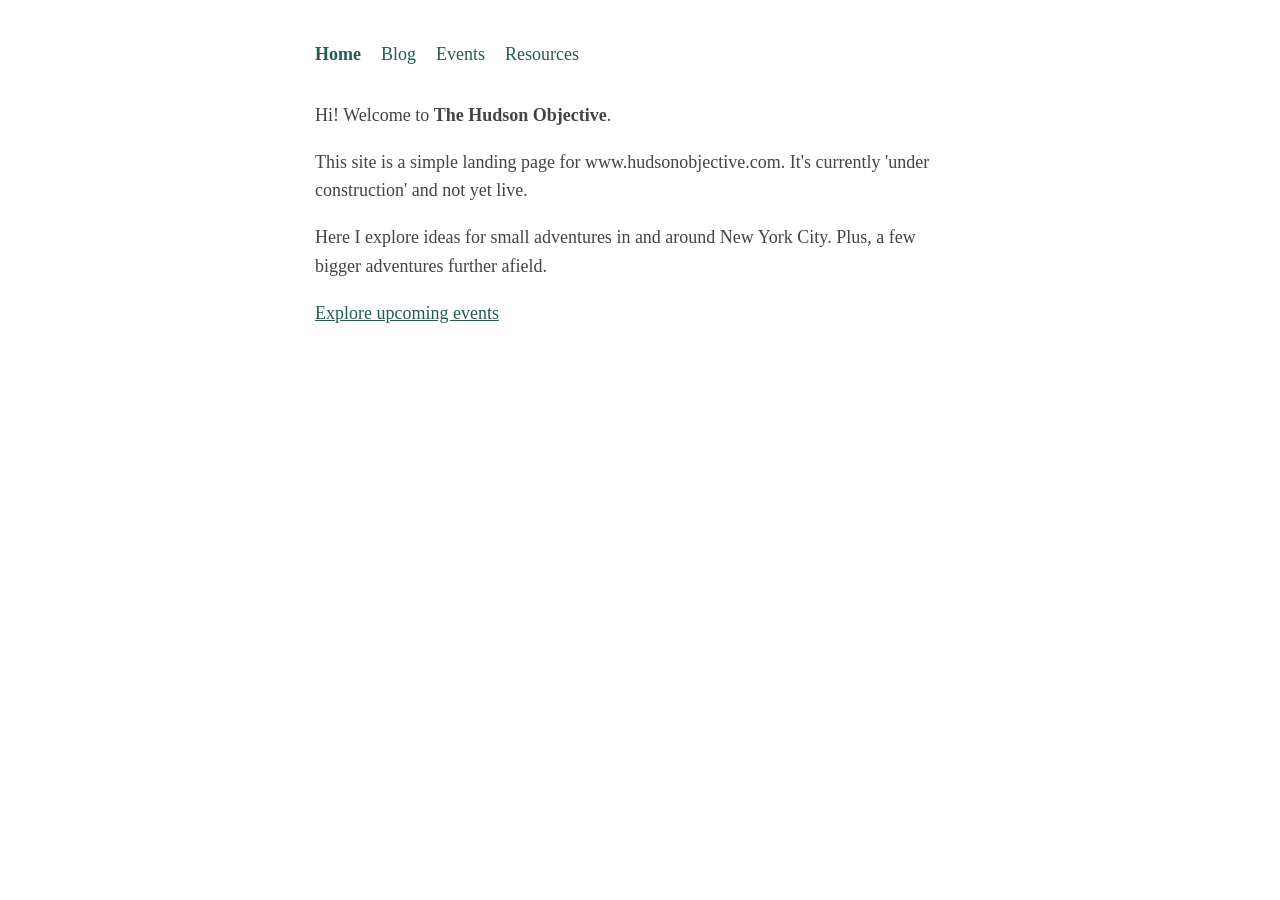
<file: index.html>
<!doctype html>
<html lang="en">
<head>
    <meta charset="utf-8">
    <meta name="viewport" content="width=device-width, initial-scale=1">
    <title>Hudson Objective</title>
    <link rel="stylesheet" href="main.css">
</head>
<body>
    <header class="site-header">
        <nav class="site-nav" aria-label="Main navigation">
            <a href="index.html" aria-current="page">Home</a>
            <a href="blog.html">Blog</a>
            <a href="events.html">Events</a>
            <a href="resources.html">Resources</a>
        </nav>
    </header>
    <main>
        <p>Hi! Welcome to <b>The Hudson Objective</b>.</p>
        <p>This site is a simple landing page for www.hudsonobjective.com. It's currently 'under construction' and not yet live.</p>
        <p>Here I explore ideas for small adventures in and around New York City. Plus, a few bigger adventures further afield.</p>
        <p><a href="events.html">Explore upcoming events</a></p>
    </main>
</body>
</html>
</file>
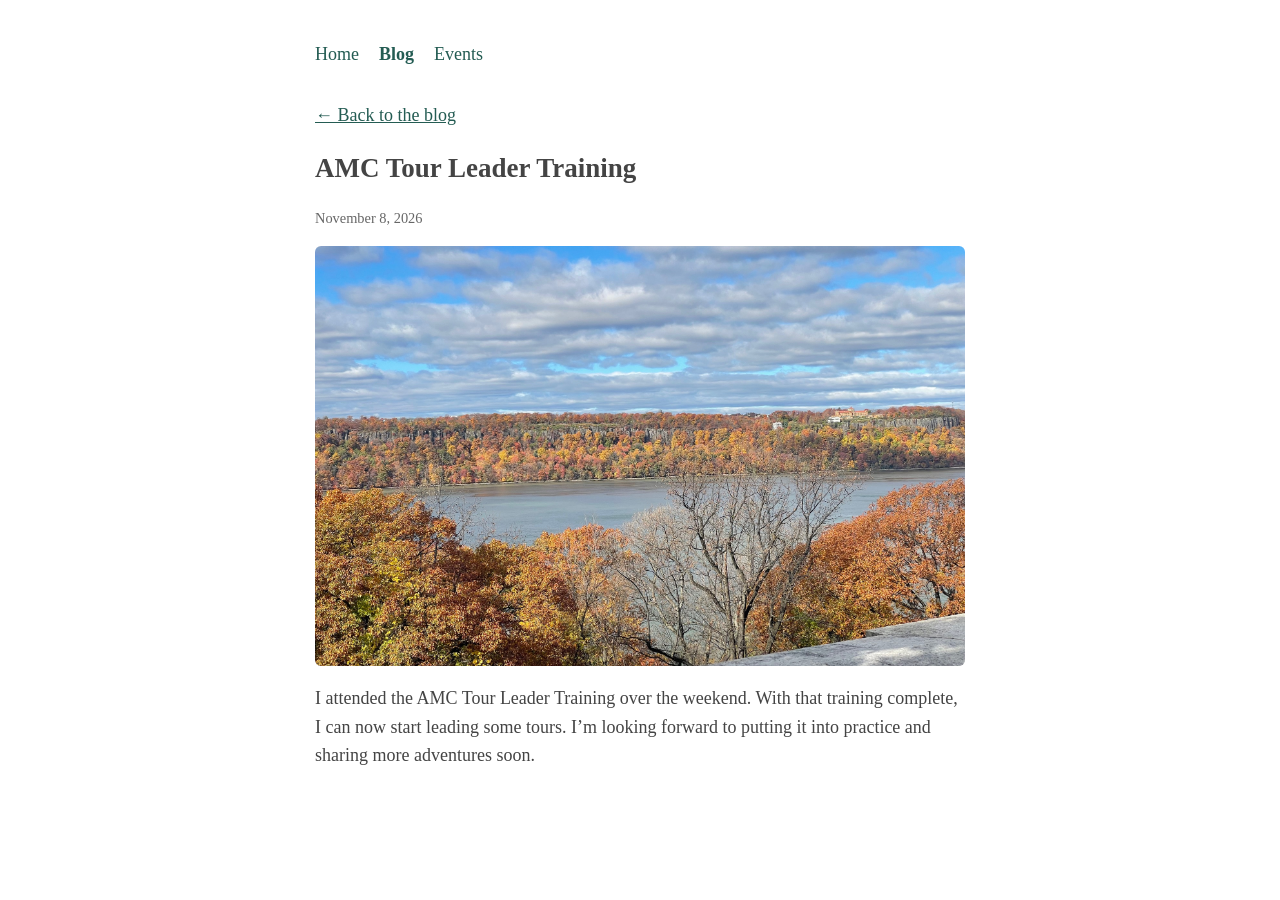
<file: amc-tour-leader-training.html>
<!doctype html>
<html lang="en">
<head>
    <meta charset="utf-8">
    <meta name="viewport" content="width=device-width, initial-scale=1">
    <meta name="description" content="A note about completing AMC Tour Leader Training and getting ready to lead tours.">
    <title>AMC Tour Leader Training | Hudson Objective</title>
    <link rel="stylesheet" href="main.css">
</head>
<body>
    <header class="site-header">
        <nav class="site-nav" aria-label="Main navigation">
            <a href="index.html">Home</a>
            <a href="blog.html" aria-current="page">Blog</a>
            <a href="events.html">Events</a>
        </nav>
    </header>

    <main>
        <article>
            <p><a href="blog.html">&larr; Back to the blog</a></p>
            <h1>AMC Tour Leader Training</h1>
            <p class="post-date"><time datetime="2026-11-08">November 8, 2026</time></p>
            <img class="post-cover" src="images/IMG_8471.jpeg" alt="A group of participants during AMC Tour Leader Training.">

            <p>I attended the AMC Tour Leader Training over the weekend. With that training complete, I can now start leading some tours. I’m looking forward to putting it into practice and sharing more adventures soon.</p>
        </article>
    </main>
</body>
</html>
</file>
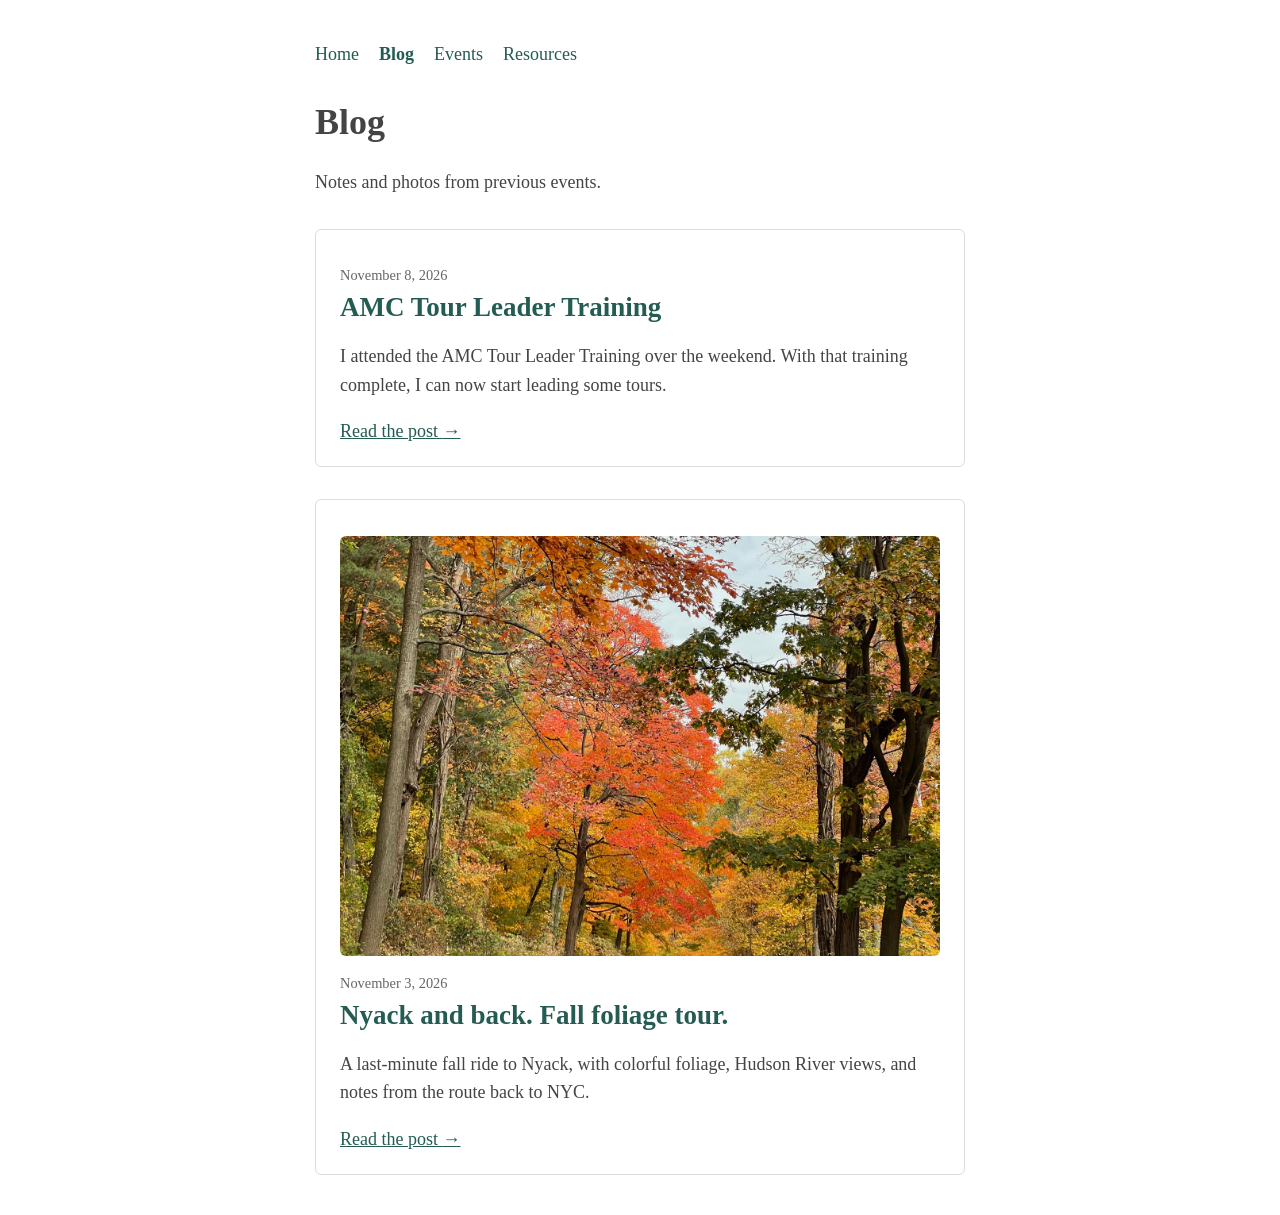
<file: blog.html>
<!doctype html>
<html lang="en">
<head>
    <meta charset="utf-8">
    <meta name="viewport" content="width=device-width, initial-scale=1">
    <meta name="description" content="Notes and photos from previous events.">
    <title>Blog | Hudson Objective</title>
    <link rel="stylesheet" href="main.css">
</head>
<body>
    <header class="site-header">
        <nav class="site-nav" aria-label="Main navigation">
            <a href="index.html">Home</a>
            <a href="blog.html" aria-current="page">Blog</a>
            <a href="events.html">Events</a>
            <a href="resources.html">Resources</a>
        </nav>
    </header>

    <main>
        <h1>Blog</h1>
        <p>Notes and photos from previous events.</p>

        <article class="post-card">
            <p class="post-date"><time datetime="2026-11-08">November 8, 2026</time></p>
            <h2><a href="amc-tour-leader-training.html">AMC Tour Leader Training</a></h2>
            <p>I attended the AMC Tour Leader Training over the weekend. With that training complete, I can now start leading some tours.</p>
            <a href="amc-tour-leader-training.html">Read the post <span aria-hidden="true">&rarr;</span></a>
        </article>

        <article class="post-card">
            <a href="first-post.html" aria-label="Read Nyack and back. Fall foliage tour.">
                <img class="post-cover" src="images/IMG_8453.jpeg" alt="A path beneath vibrant orange and red autumn foliage.">
            </a>
            <p class="post-date"><time datetime="2026-11-03">November 3, 2026</time></p>
            <h2><a href="first-post.html">Nyack and back. Fall foliage tour.</a></h2>
            <p>A last-minute fall ride to Nyack, with colorful foliage, Hudson River views, and notes from the route back to NYC.</p>
            <a href="first-post.html">Read the post <span aria-hidden="true">&rarr;</span></a>
        </article>
    </main>
</body>
</html>
</file>
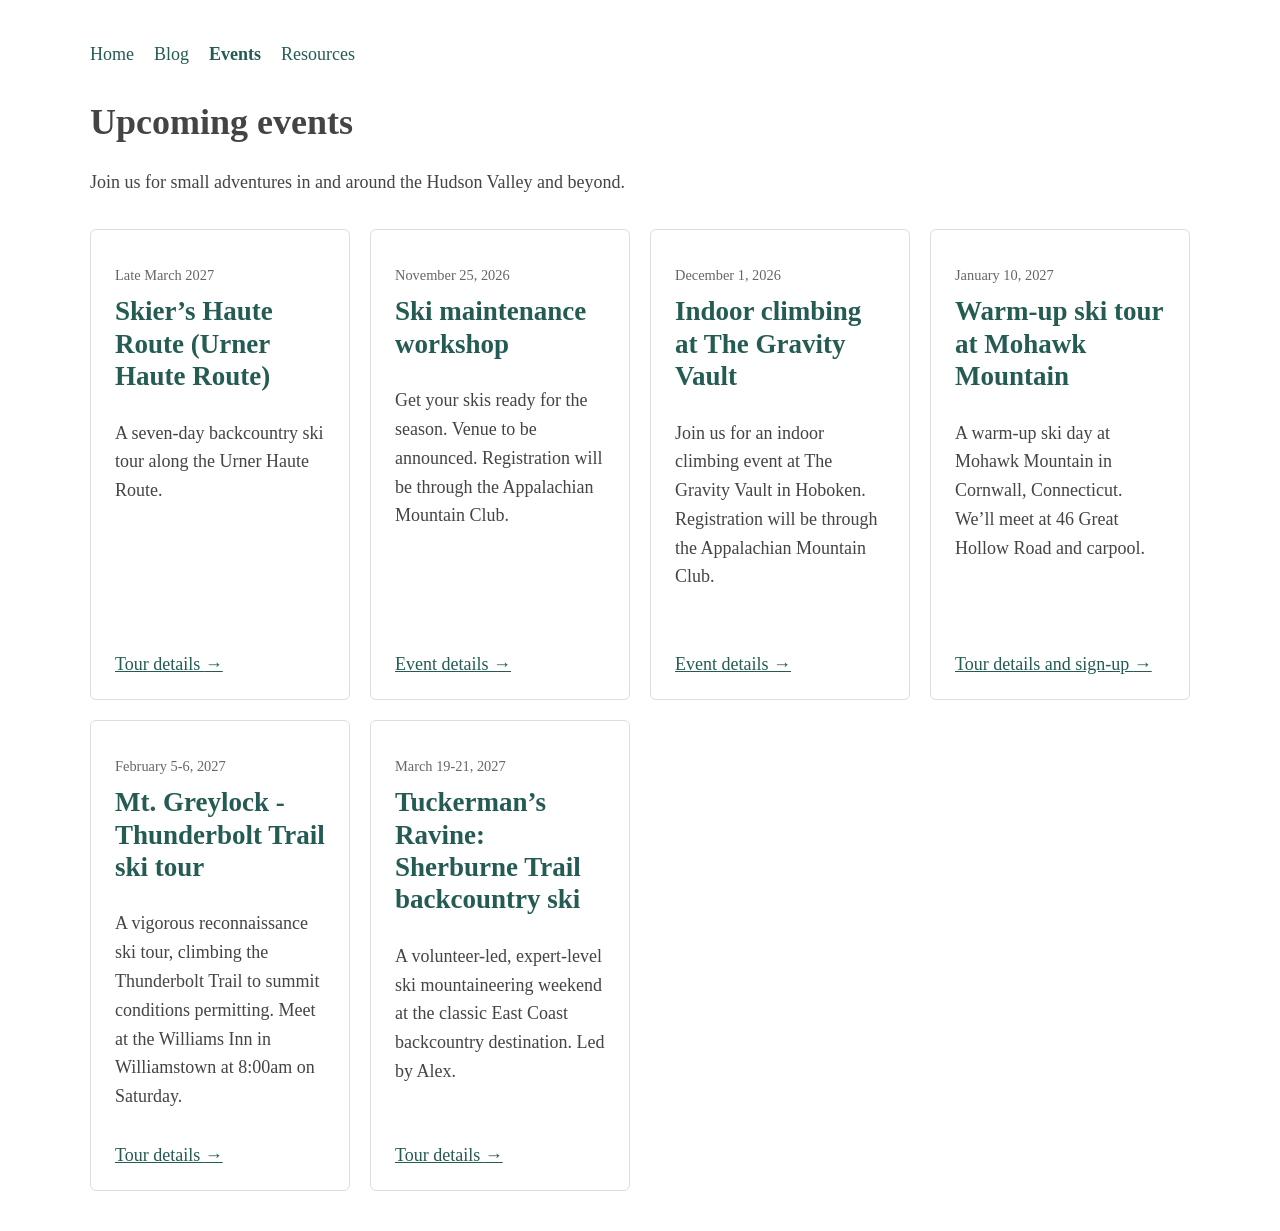
<file: events.html>
<!doctype html>
<html lang="en">
<head>
    <meta charset="utf-8">
    <meta name="viewport" content="width=device-width, initial-scale=1">
    <meta name="description" content="Upcoming tours and outdoor adventures with Hudson Objective.">
    <title>Events | Hudson Objective</title>
    <link rel="stylesheet" href="main.css">
</head>
<body class="events-page">
    <header class="site-header">
        <nav class="site-nav" aria-label="Main navigation">
            <a href="index.html">Home</a>
            <a href="blog.html">Blog</a>
            <a href="events.html" aria-current="page">Events</a>
            <a href="resources.html">Resources</a>
        </nav>
    </header>

    <main>
        <h1>Upcoming events</h1>
        <p>Join us for small adventures in and around the Hudson Valley and beyond.</p>

        <div class="events-grid">
            <article class="event-card">
                <p class="event-date"><time datetime="2027-03">Late March 2027</time></p>
                <h2><a href="skier-haute-route.html">Skier’s Haute Route (Urner Haute Route)</a></h2>
                <p>A seven-day backcountry ski tour along the Urner Haute Route.</p>
                <a class="event-link" href="skier-haute-route.html">Tour details <span aria-hidden="true">&rarr;</span></a>
            </article>

            <article class="event-card">
                <p class="event-date"><time datetime="2026-11-25">November 25, 2026</time></p>
                <h2><a href="ski-maintenance-workshop.html">Ski maintenance workshop</a></h2>
                <p>Get your skis ready for the season. Venue to be announced. Registration will be through the Appalachian Mountain Club.</p>
                <a class="event-link" href="ski-maintenance-workshop.html">Event details <span aria-hidden="true">&rarr;</span></a>
            </article>

            <article class="event-card">
                <p class="event-date"><time datetime="2026-12-01">December 1, 2026</time></p>
                <h2><a href="indoor-climbing-gravity-vault.html">Indoor climbing at The Gravity Vault</a></h2>
                <p>Join us for an indoor climbing event at The Gravity Vault in Hoboken. Registration will be through the Appalachian Mountain Club.</p>
                <a class="event-link" href="indoor-climbing-gravity-vault.html">Event details <span aria-hidden="true">&rarr;</span></a>
            </article>

            <article class="event-card">
                <p class="event-date"><time datetime="2027-01-10">January 10, 2027</time></p>
                <h2><a href="mohawk-warm-up-ski-tour.html">Warm-up ski tour at Mohawk Mountain</a></h2>
                <p>A warm-up ski day at Mohawk Mountain in Cornwall, Connecticut. We’ll meet at 46 Great Hollow Road and carpool.</p>
                <a class="event-link" href="mohawk-warm-up-ski-tour.html">Tour details and sign-up <span aria-hidden="true">&rarr;</span></a>
            </article>

            <article class="event-card">
                <p class="event-date"><time datetime="2027-02-05">February 5-6, 2027</time></p>
                <h2><a href="mt-greylock-thunderbolt-ski-tour.html">Mt. Greylock - Thunderbolt Trail ski tour</a></h2>
                <p>A vigorous reconnaissance ski tour, climbing the Thunderbolt Trail to summit conditions permitting. Meet at the Williams Inn in Williamstown at 8:00am on Saturday.</p>
                <a class="event-link" href="mt-greylock-thunderbolt-ski-tour.html">Tour details <span aria-hidden="true">&rarr;</span></a>
            </article>

            <article class="event-card">
                <p class="event-date"><time datetime="2027-03-19">March 19-21, 2027</time></p>
                <h2><a href="tuckermans-ravine-backcountry-ski.html">Tuckerman’s Ravine: Sherburne Trail backcountry ski</a></h2>
                <p>A volunteer-led, expert-level ski mountaineering weekend at the classic East Coast backcountry destination. Led by Alex.</p>
                <a class="event-link" href="tuckermans-ravine-backcountry-ski.html">Tour details <span aria-hidden="true">&rarr;</span></a>
            </article>
        </div>
    </main>
</body>
</html>
</file>
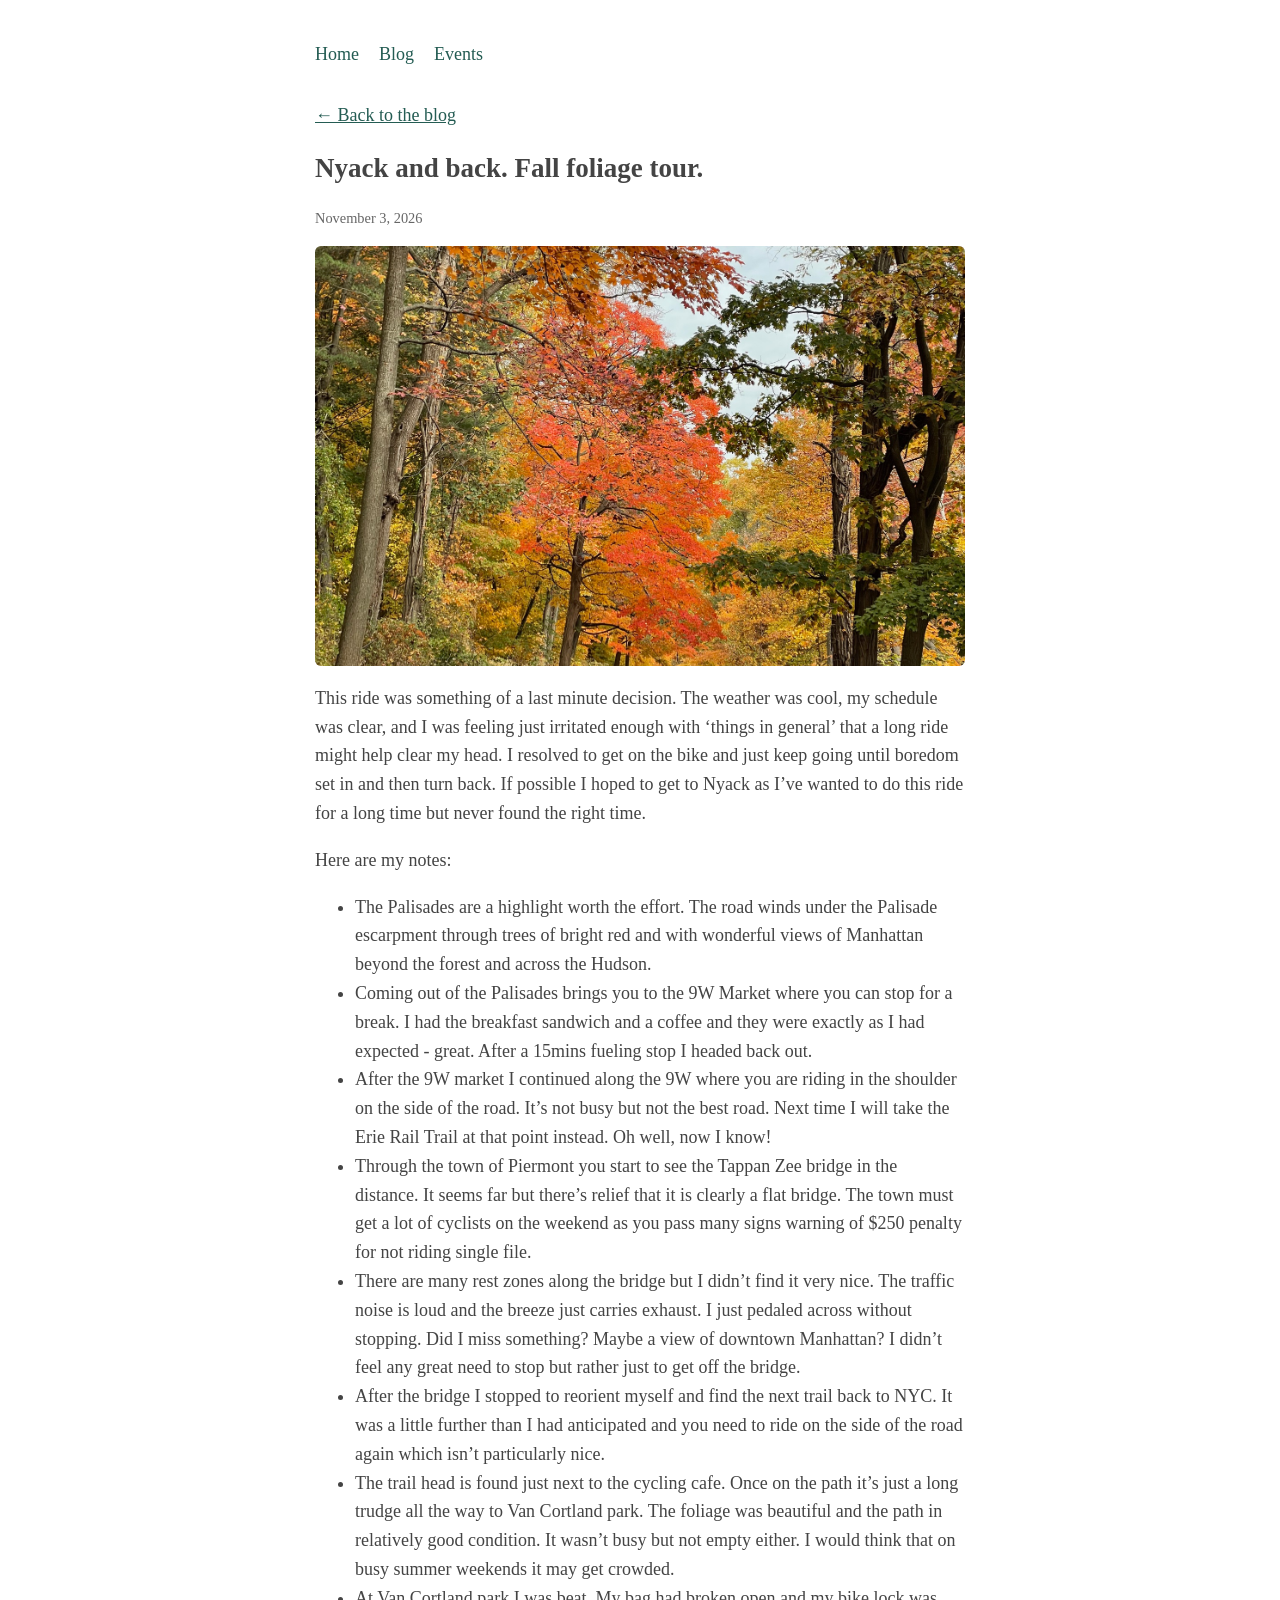
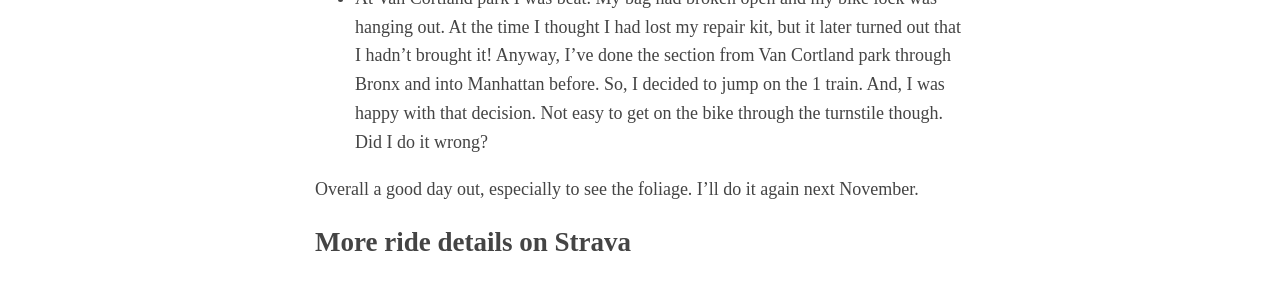
<file: first-post.html>
<!doctype html>
<html lang="en">
<head>
    <meta charset="utf-8">
    <meta name="viewport" content="width=device-width, initial-scale=1">
    <title>Nyack and back. Fall foliage tour. | Hudson Objective</title>
    <link rel="stylesheet" href="main.css">
</head>
<body>
    <header class="site-header">
        <nav class="site-nav" aria-label="Main navigation">
            <a href="index.html">Home</a>
            <a href="blog.html">Blog</a>
            <a href="events.html">Events</a>
        </nav>
    </header>

    <main>
        <article>
            <p><a href="blog.html">&larr; Back to the blog</a></p>
            <h1>Nyack and back. Fall foliage tour.</h1>
            <p class="post-date"><time datetime="2026-11-03">November 3, 2026</time></p>
            <img class="post-cover" src="images/IMG_8453.jpeg" alt="A path beneath vibrant orange and red autumn foliage.">

            <p>This ride was something of a last minute decision. The weather was cool, my schedule was clear, and I was feeling just irritated enough with ‘things in general’ that a long ride might help clear my head. I resolved to get on the bike and just keep going until boredom set in and then turn back. If possible I hoped to get to Nyack as I’ve wanted to do this ride for a long time but never found the right time.</p>

            <p>Here are my notes:</p>
            <ul>
                <li>The Palisades are a highlight worth the effort. The road winds under the Palisade escarpment through trees of bright red and with wonderful views of Manhattan beyond the forest and across the Hudson.</li>
                <li>Coming out of the Palisades brings you to the 9W Market where you can stop for a break. I had the breakfast sandwich and a coffee and they were exactly as I had expected - great. After a 15mins fueling stop I headed back out.</li>
                <li>After the 9W market I continued along the 9W where you are riding in the shoulder on the side of the road. It’s not busy but not the best road. Next time I will take the Erie Rail Trail at that point instead. Oh well, now I know!</li>
                <li>Through the town of Piermont you start to see the Tappan Zee bridge in the distance. It seems far but there’s relief that it is clearly a flat bridge. The town must get a lot of cyclists on the weekend as you pass many signs warning of $250 penalty for not riding single file.</li>
                <li>There are many rest zones along the bridge but I didn’t find it very nice. The traffic noise is loud and the breeze just carries exhaust. I just pedaled across without stopping. Did I miss something? Maybe a view of downtown Manhattan? I didn’t feel any great need to stop but rather just to get off the bridge.</li>
                <li>After the bridge I stopped to reorient myself and find the next trail back to NYC. It was a little further than I had anticipated and you need to ride on the side of the road again which isn’t particularly nice.</li>
                <li>The trail head is found just next to the cycling cafe. Once on the path it’s just a long trudge all the way to Van Cortland park. The foliage was beautiful and the path in relatively good condition. It wasn’t busy but not empty either. I would think that on busy summer weekends it may get crowded.</li>
                <li>At Van Cortland park I was beat. My bag had broken open and my bike lock was hanging out. At the time I thought I had lost my repair kit, but it later turned out that I hadn’t brought it! Anyway, I’ve done the section from Van Cortland park through Bronx and into Manhattan before. So, I decided to jump on the 1 train. And, I was happy with that decision. Not easy to get on the bike through the turnstile though. Did I do it wrong?</li>
            </ul>

            <p>Overall a good day out, especially to see the foliage. I’ll do it again next November.</p>

            <h2>More ride details on Strava</h2>
            <div class="strava-embed-placeholder" data-embed-type="activity" data-embed-id="20847929102" data-style="standard" data-from-embed="false" data-token="vMF8PER0Ohfqod156-zNhOHTUMQDSGo86AEyLniMvM8"></div>
            <script src="https://strava-embeds.com/embed.js"></script>
        </article>
    </main>
</body>
</html>
</file>
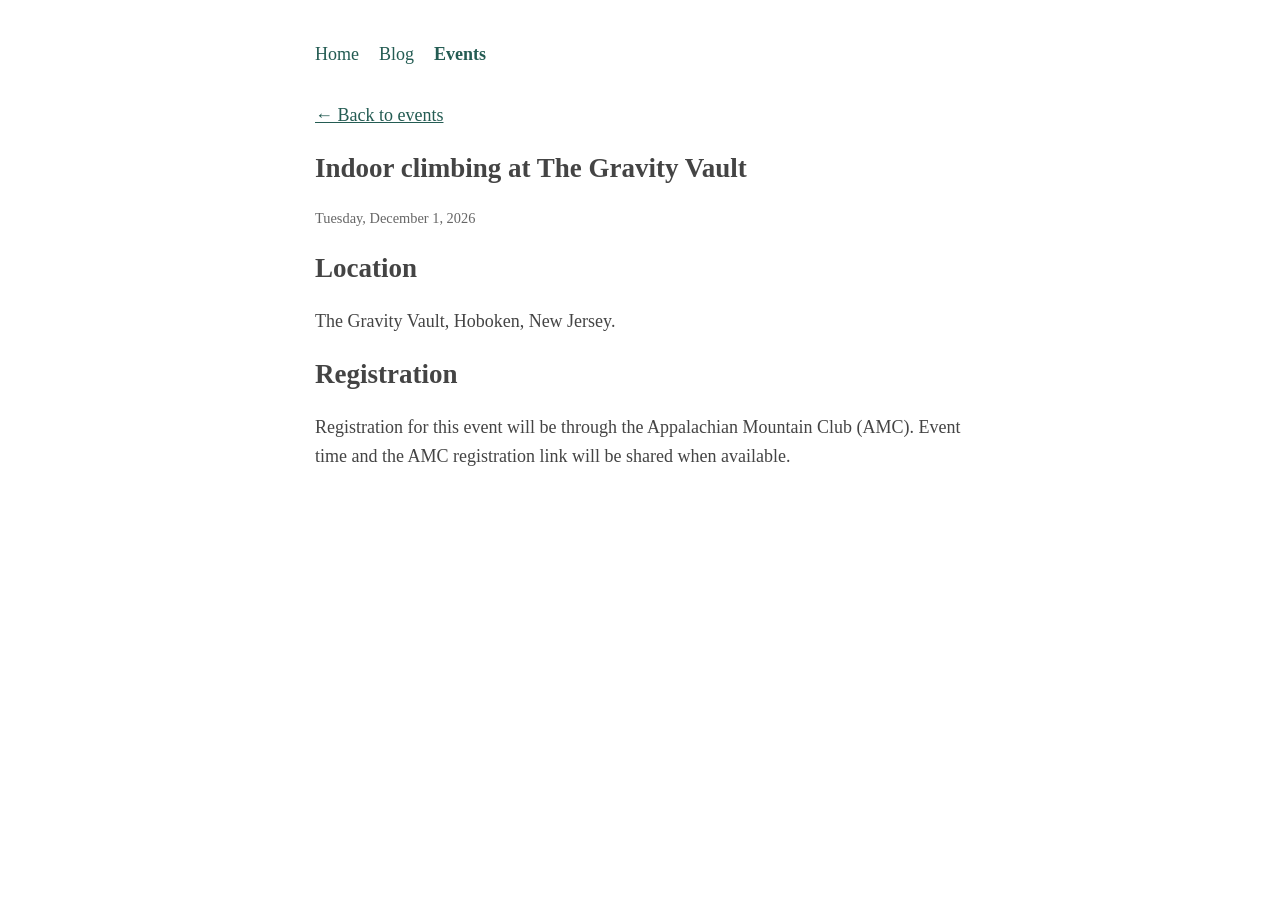
<file: indoor-climbing-gravity-vault.html>
<!doctype html>
<html lang="en">
<head>
    <meta charset="utf-8">
    <meta name="viewport" content="width=device-width, initial-scale=1">
    <meta name="description" content="Indoor climbing at The Gravity Vault in Hoboken on December 1, 2026.">
    <title>Indoor Climbing at The Gravity Vault | Hudson Objective</title>
    <link rel="stylesheet" href="main.css">
</head>
<body>
    <header class="site-header">
        <nav class="site-nav" aria-label="Main navigation">
            <a href="index.html">Home</a>
            <a href="blog.html">Blog</a>
            <a href="events.html" aria-current="page">Events</a>
        </nav>
    </header>

    <main>
        <article>
            <p><a href="events.html">&larr; Back to events</a></p>
            <h1>Indoor climbing at The Gravity Vault</h1>
            <p class="event-date"><time datetime="2026-12-01">Tuesday, December 1, 2026</time></p>

            <h2>Location</h2>
            <p>The Gravity Vault, Hoboken, New Jersey.</p>

            <h2>Registration</h2>
            <p>Registration for this event will be through the Appalachian Mountain Club (AMC). Event time and the AMC registration link will be shared when available.</p>
        </article>
    </main>
</body>
</html>
</file>
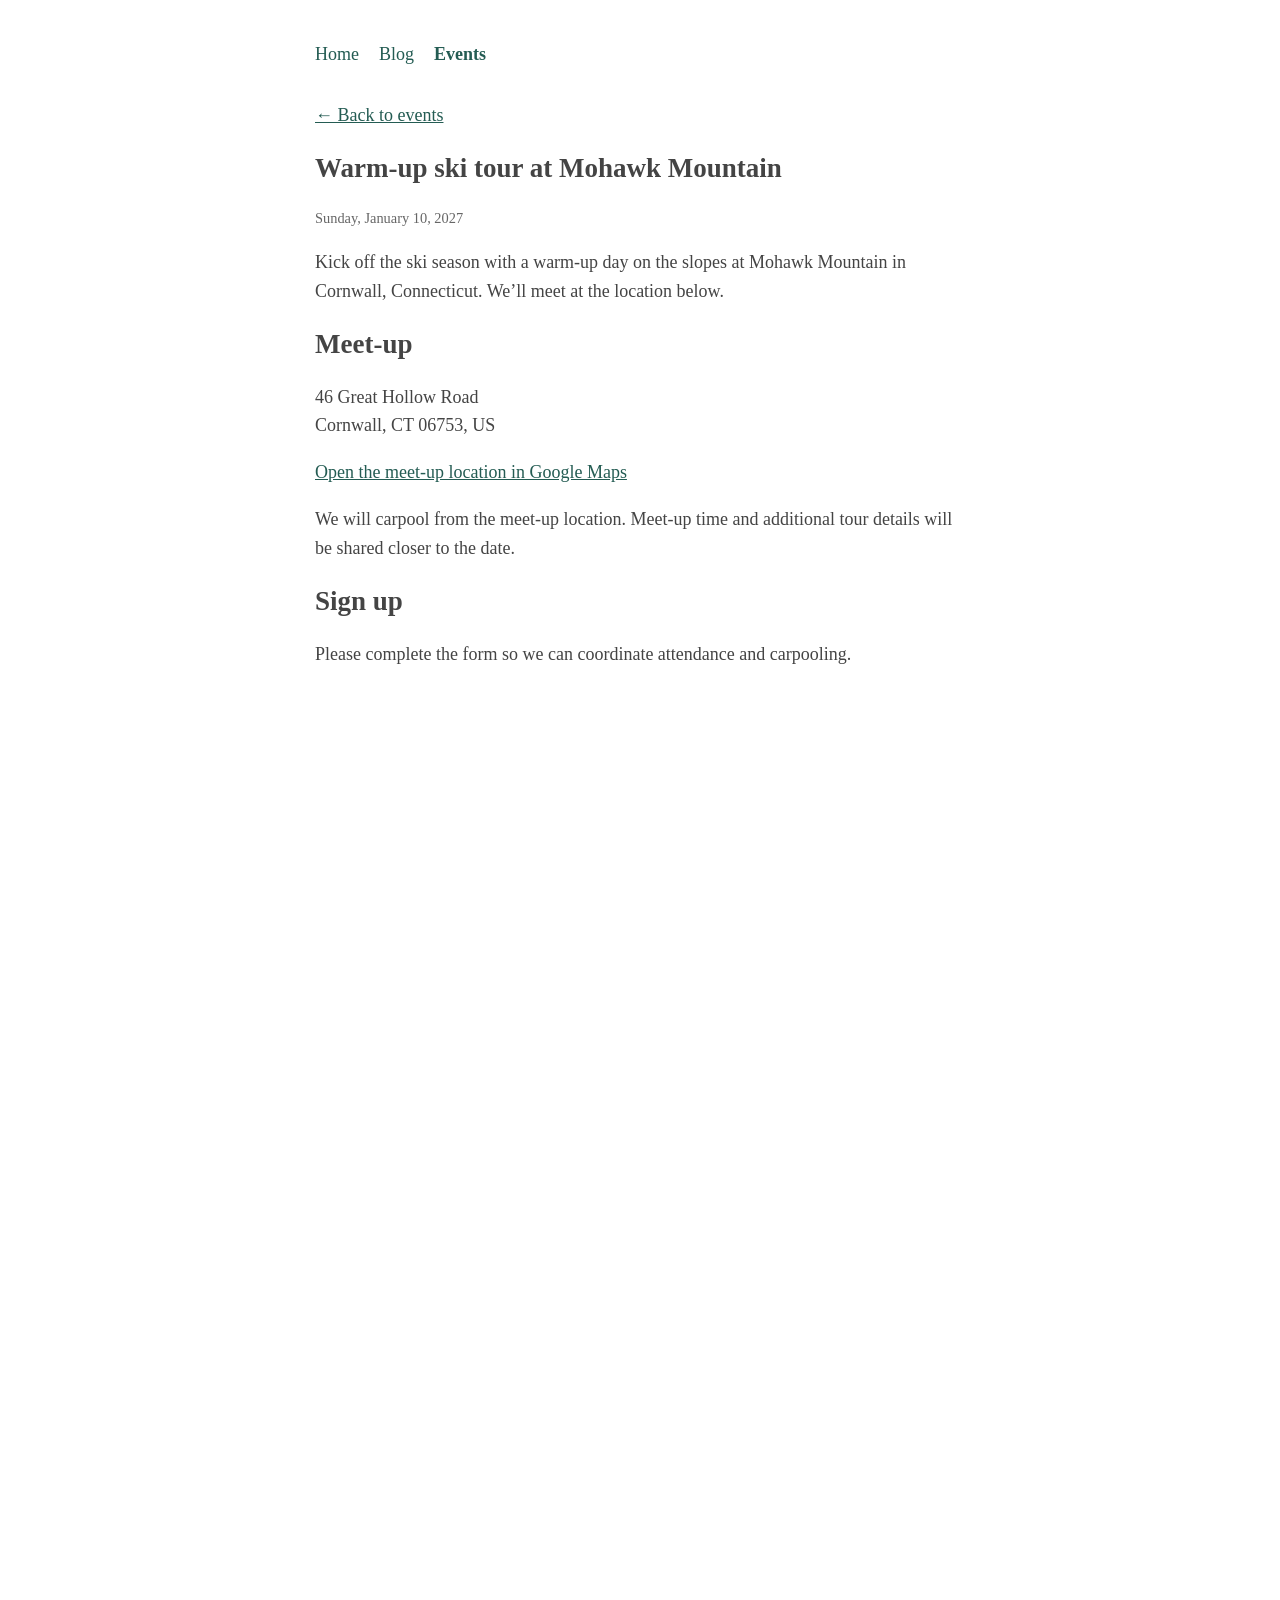
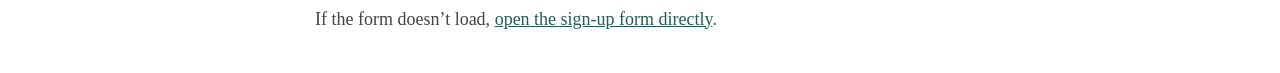
<file: mohawk-warm-up-ski-tour.html>
<!doctype html>
<html lang="en">
<head>
    <meta charset="utf-8">
    <meta name="viewport" content="width=device-width, initial-scale=1">
    <meta name="description" content="Details and sign-up for the Mohawk Mountain warm-up ski tour on January 10, 2027.">
    <title>Warm-up ski tour at Mohawk Mountain | Hudson Objective</title>
    <link rel="stylesheet" href="main.css">
</head>
<body>
    <header class="site-header">
        <nav class="site-nav" aria-label="Main navigation">
            <a href="index.html">Home</a>
            <a href="blog.html">Blog</a>
            <a href="events.html" aria-current="page">Events</a>
        </nav>
    </header>

    <main>
        <article>
            <p><a href="events.html">&larr; Back to events</a></p>
            <h1>Warm-up ski tour at Mohawk Mountain</h1>
            <p class="event-date"><time datetime="2027-01-10">Sunday, January 10, 2027</time></p>

            <p>Kick off the ski season with a warm-up day on the slopes at Mohawk Mountain in Cornwall, Connecticut. We’ll meet at the location below.</p>

            <h2>Meet-up</h2>
            <address>
                46 Great Hollow Road<br>
                Cornwall, CT 06753, US
            </address>
            <p><a href="https://www.google.com/maps/search/?api=1&amp;query=41.838226%2C-73.315141">Open the meet-up location in Google Maps</a></p>
            <p>We will carpool from the meet-up location. Meet-up time and additional tour details will be shared closer to the date.</p>

            <section aria-labelledby="signup-heading">
                <h2 id="signup-heading">Sign up</h2>
                <p>Please complete the form so we can coordinate attendance and carpooling.</p>
                <iframe class="signup-form" src="https://docs.google.com/forms/d/e/1FAIpQLSeV8MHOeLpZo6p7zGVGoUuj_0aqjJP2_gN8RV6d0fzI855T8g/viewform?embedded=true" title="Sign-up form for the Mohawk Mountain warm-up ski tour" loading="lazy">Loading sign-up form…</iframe>
                <p>If the form doesn’t load, <a href="https://docs.google.com/forms/d/e/1FAIpQLSeV8MHOeLpZo6p7zGVGoUuj_0aqjJP2_gN8RV6d0fzI855T8g/viewform?usp=publish-editor">open the sign-up form directly</a>.</p>
            </section>
        </article>
    </main>
</body>
</html>
</file>
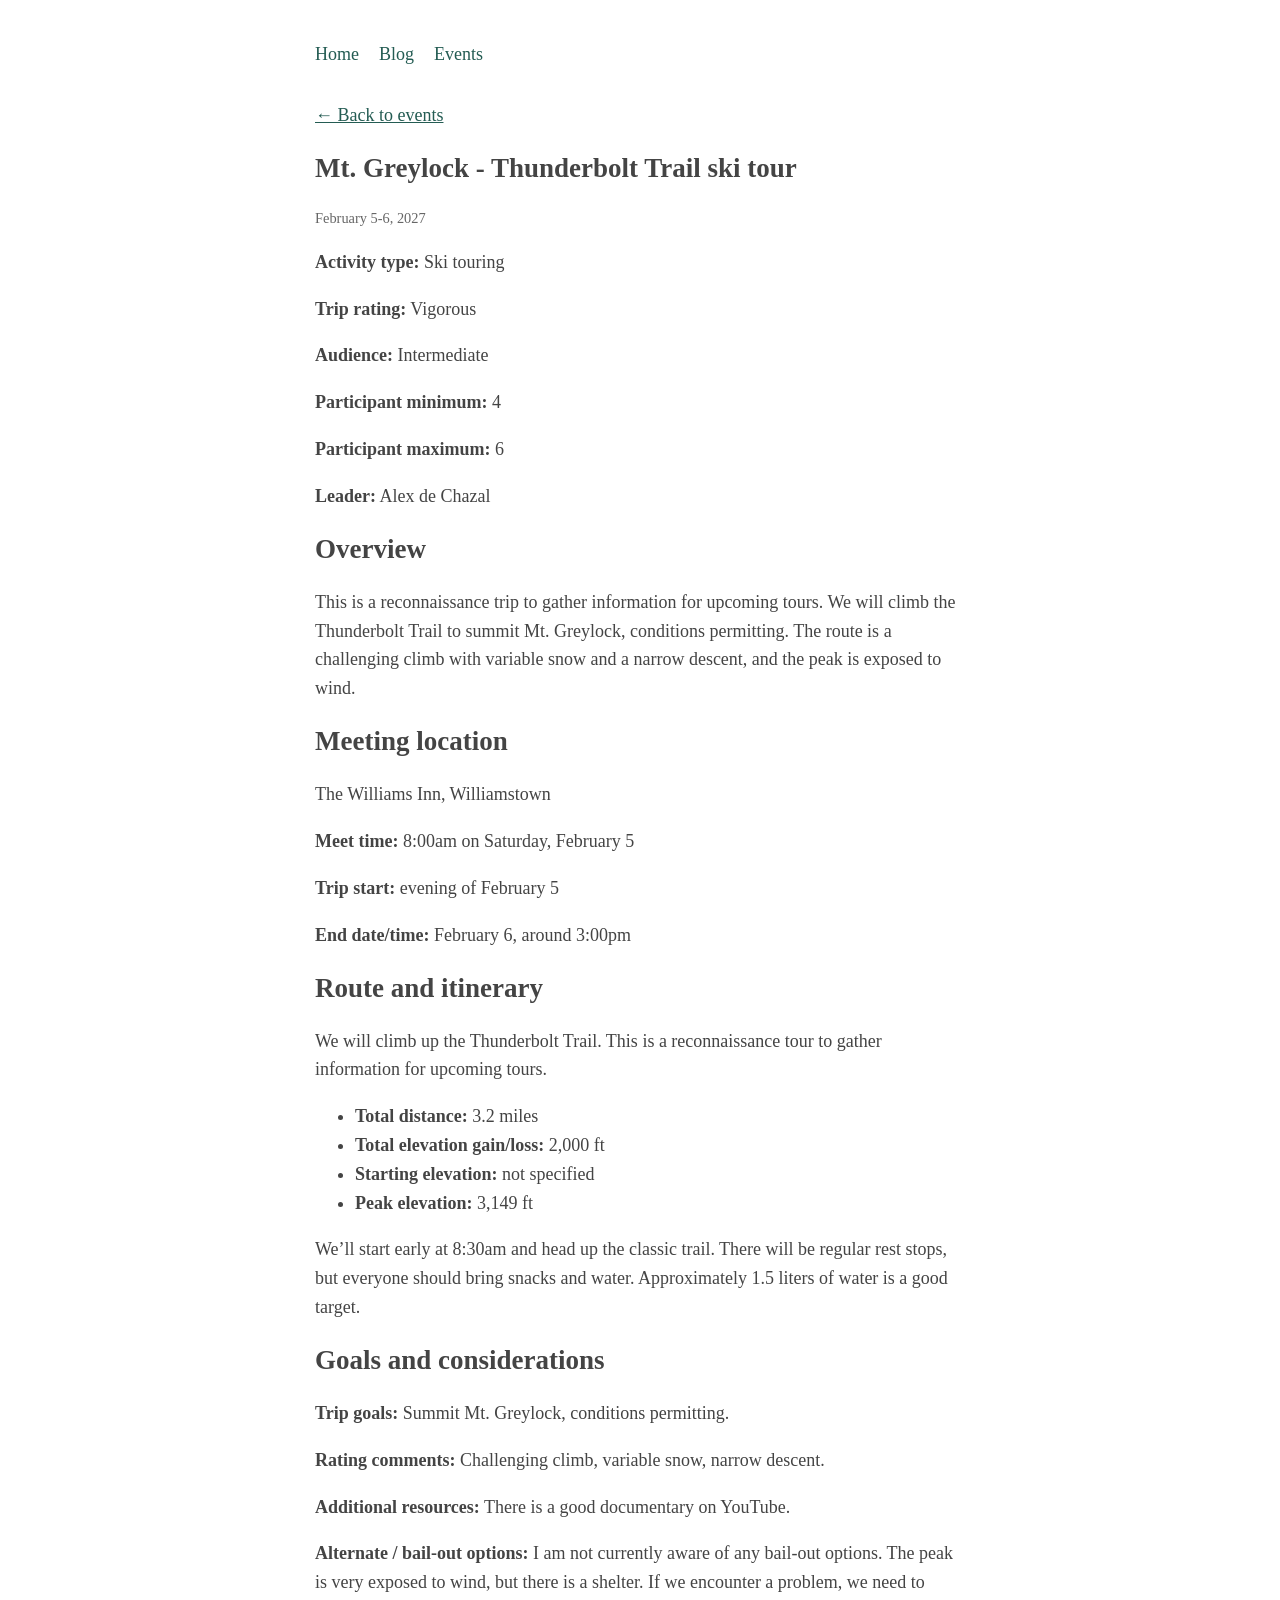
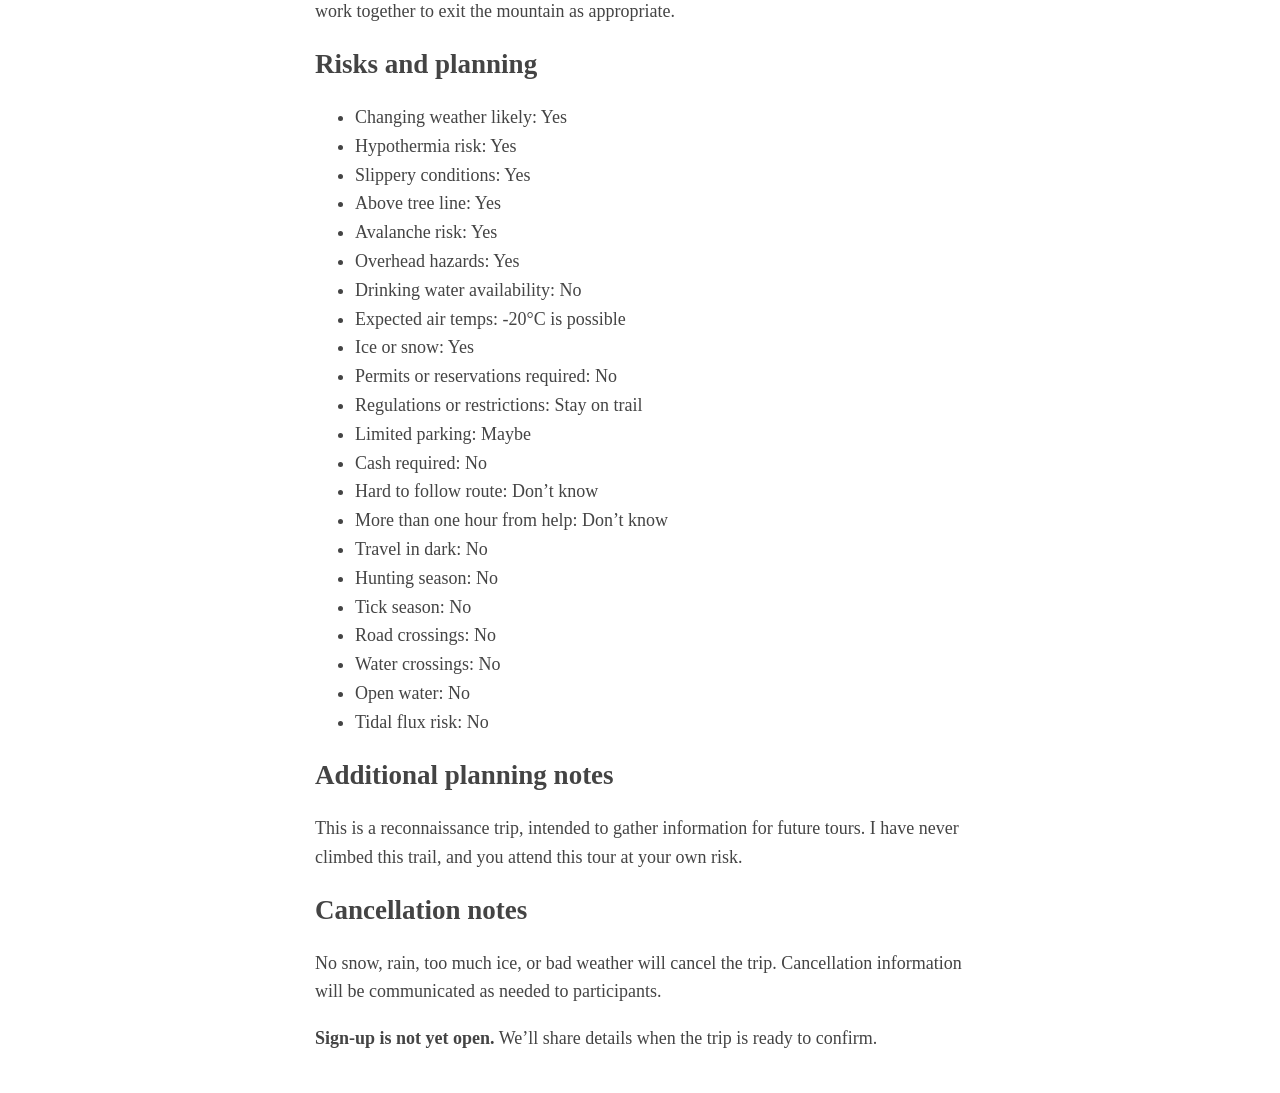
<file: mt-greylock-thunderbolt-ski-tour.html>
<!doctype html>
<html lang="en">
<head>
    <meta charset="utf-8">
    <meta name="viewport" content="width=device-width, initial-scale=1">
    <meta name="description" content="Details for the Mt. Greylock Thunderbolt Trail ski tour reconnaissance trip.">
    <title>Mt. Greylock - Thunderbolt Trail Ski Tour | Hudson Objective</title>
    <link rel="stylesheet" href="main.css">
</head>
<body>
    <header class="site-header">
        <nav class="site-nav" aria-label="Main navigation">
            <a href="index.html">Home</a>
            <a href="blog.html">Blog</a>
            <a href="events.html">Events</a>
        </nav>
    </header>

    <main>
        <article>
            <p><a href="events.html">&larr; Back to events</a></p>
            <h1>Mt. Greylock - Thunderbolt Trail ski tour</h1>
            <p class="event-date"><time datetime="2027-02-05">February 5-6, 2027</time></p>

            <p><strong>Activity type:</strong> Ski touring</p>
            <p><strong>Trip rating:</strong> Vigorous</p>
            <p><strong>Audience:</strong> Intermediate</p>
            <p><strong>Participant minimum:</strong> 4</p>
            <p><strong>Participant maximum:</strong> 6</p>
            <p><strong>Leader:</strong> Alex de Chazal</p>

            <h2>Overview</h2>
            <p>This is a reconnaissance trip to gather information for upcoming tours. We will climb the Thunderbolt Trail to summit Mt. Greylock, conditions permitting. The route is a challenging climb with variable snow and a narrow descent, and the peak is exposed to wind.</p>

            <h2>Meeting location</h2>
            <p>The Williams Inn, Williamstown</p>
            <p><strong>Meet time:</strong> 8:00am on Saturday, February 5</p>
            <p><strong>Trip start:</strong> evening of February 5</p>
            <p><strong>End date/time:</strong> February 6, around 3:00pm</p>

            <h2>Route and itinerary</h2>
            <p>We will climb up the Thunderbolt Trail. This is a reconnaissance tour to gather information for upcoming tours.</p>
            <ul>
                <li><strong>Total distance:</strong> 3.2 miles</li>
                <li><strong>Total elevation gain/loss:</strong> 2,000 ft</li>
                <li><strong>Starting elevation:</strong> not specified</li>
                <li><strong>Peak elevation:</strong> 3,149 ft</li>
            </ul>
            <p>We’ll start early at 8:30am and head up the classic trail. There will be regular rest stops, but everyone should bring snacks and water. Approximately 1.5 liters of water is a good target.</p>

            <h2>Goals and considerations</h2>
            <p><strong>Trip goals:</strong> Summit Mt. Greylock, conditions permitting.</p>
            <p><strong>Rating comments:</strong> Challenging climb, variable snow, narrow descent.</p>
            <p><strong>Additional resources:</strong> There is a good documentary on YouTube.</p>
            <p><strong>Alternate / bail-out options:</strong> I am not currently aware of any bail-out options. The peak is very exposed to wind, but there is a shelter. If we encounter a problem, we need to work together to exit the mountain as appropriate.</p>

            <h2>Risks and planning</h2>
            <ul>
                <li>Changing weather likely: Yes</li>
                <li>Hypothermia risk: Yes</li>
                <li>Slippery conditions: Yes</li>
                <li>Above tree line: Yes</li>
                <li>Avalanche risk: Yes</li>
                <li>Overhead hazards: Yes</li>
                <li>Drinking water availability: No</li>
                <li>Expected air temps: -20°C is possible</li>
                <li>Ice or snow: Yes</li>
                <li>Permits or reservations required: No</li>
                <li>Regulations or restrictions: Stay on trail</li>
                <li>Limited parking: Maybe</li>
                <li>Cash required: No</li>
                <li>Hard to follow route: Don’t know</li>
                <li>More than one hour from help: Don’t know</li>
                <li>Travel in dark: No</li>
                <li>Hunting season: No</li>
                <li>Tick season: No</li>
                <li>Road crossings: No</li>
                <li>Water crossings: No</li>
                <li>Open water: No</li>
                <li>Tidal flux risk: No</li>
            </ul>

            <h2>Additional planning notes</h2>
            <p>This is a reconnaissance trip, intended to gather information for future tours. I have never climbed this trail, and you attend this tour at your own risk.</p>

            <h2>Cancellation notes</h2>
            <p>No snow, rain, too much ice, or bad weather will cancel the trip. Cancellation information will be communicated as needed to participants.</p>

            <p><strong>Sign-up is not yet open.</strong> We’ll share details when the trip is ready to confirm.</p>
        </article>
    </main>
</body>
</html>
</file>
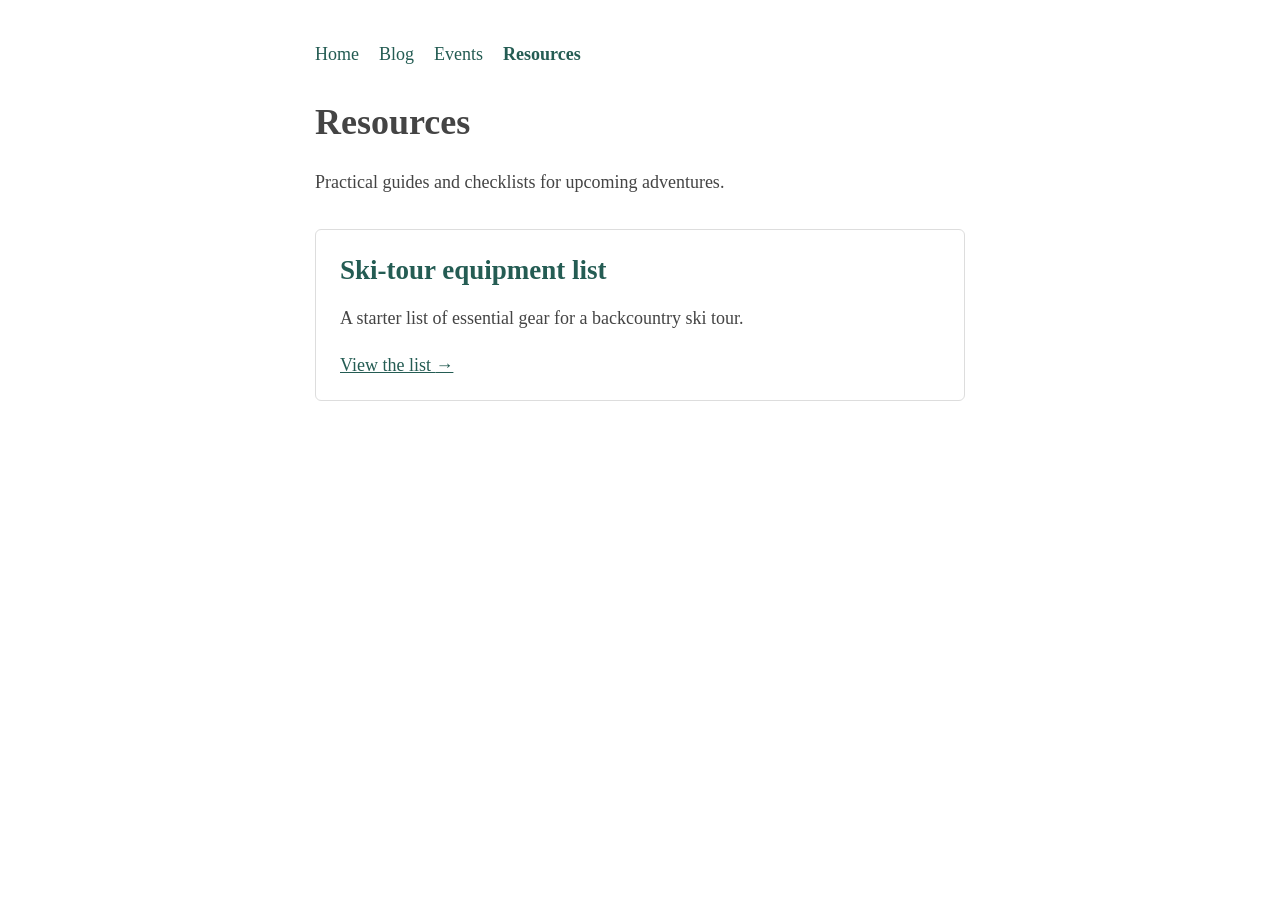
<file: resources.html>
<!doctype html>
<html lang="en">
<head>
    <meta charset="utf-8">
    <meta name="viewport" content="width=device-width, initial-scale=1">
    <meta name="description" content="Practical guides and equipment lists for Hudson Objective adventures.">
    <title>Resources | Hudson Objective</title>
    <link rel="stylesheet" href="main.css">
</head>
<body>
    <header class="site-header">
        <nav class="site-nav" aria-label="Main navigation">
            <a href="index.html">Home</a>
            <a href="blog.html">Blog</a>
            <a href="events.html">Events</a>
            <a href="resources.html" aria-current="page">Resources</a>
        </nav>
    </header>

    <main>
        <h1>Resources</h1>
        <p>Practical guides and checklists for upcoming adventures.</p>

        <article class="resource-card">
            <h2><a href="ski-tour-equipment-list.html">Ski-tour equipment list</a></h2>
            <p>A starter list of essential gear for a backcountry ski tour.</p>
            <a href="ski-tour-equipment-list.html">View the list <span aria-hidden="true">&rarr;</span></a>
        </article>
    </main>
</body>
</html>
</file>
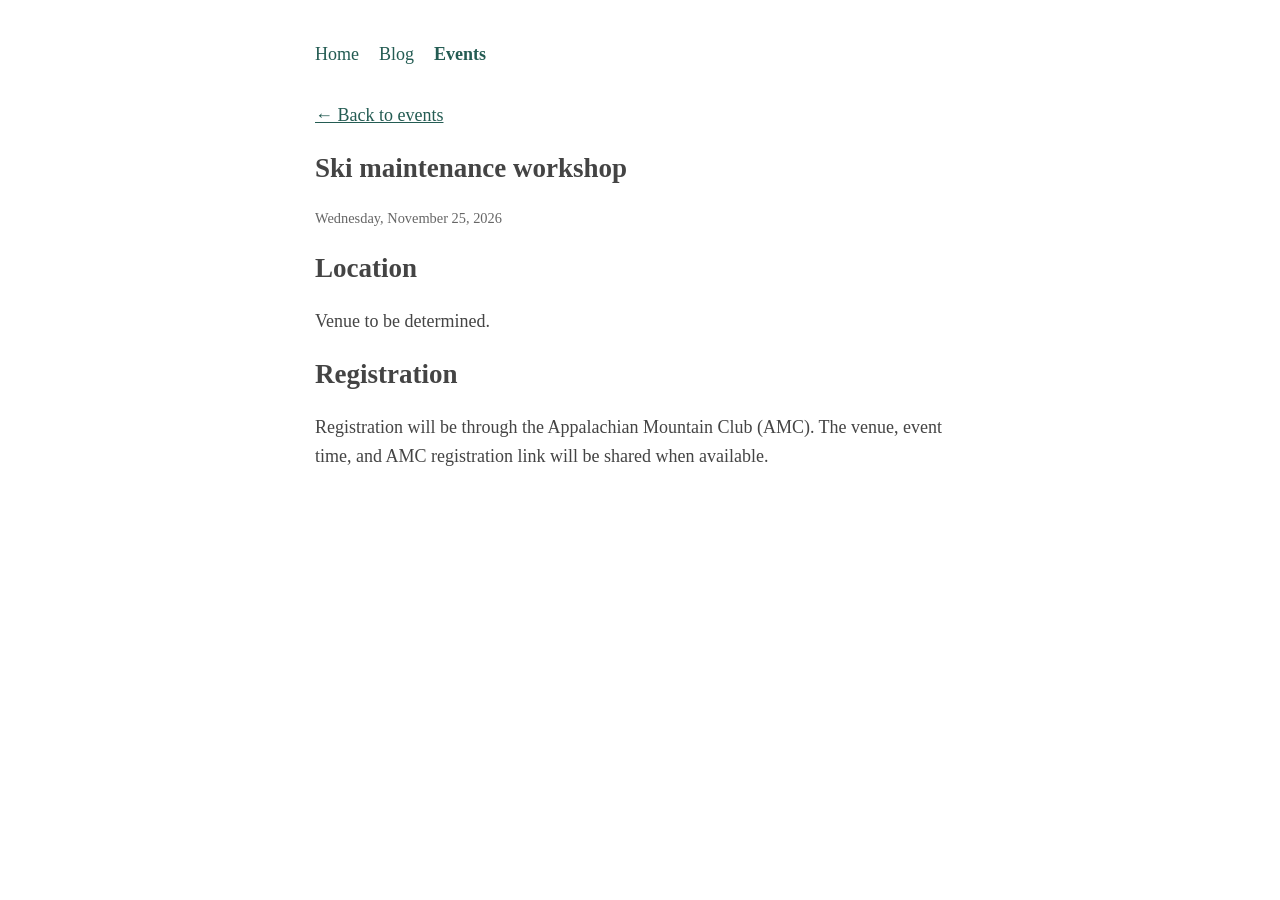
<file: ski-maintenance-workshop.html>
<!doctype html>
<html lang="en">
<head>
    <meta charset="utf-8">
    <meta name="viewport" content="width=device-width, initial-scale=1">
    <meta name="description" content="Ski maintenance workshop on November 25, 2026; venue to be announced.">
    <title>Ski Maintenance Workshop | Hudson Objective</title>
    <link rel="stylesheet" href="main.css">
</head>
<body>
    <header class="site-header">
        <nav class="site-nav" aria-label="Main navigation">
            <a href="index.html">Home</a>
            <a href="blog.html">Blog</a>
            <a href="events.html" aria-current="page">Events</a>
        </nav>
    </header>

    <main>
        <article>
            <p><a href="events.html">&larr; Back to events</a></p>
            <h1>Ski maintenance workshop</h1>
            <p class="event-date"><time datetime="2026-11-25">Wednesday, November 25, 2026</time></p>

            <h2>Location</h2>
            <p>Venue to be determined.</p>

            <h2>Registration</h2>
            <p>Registration will be through the Appalachian Mountain Club (AMC). The venue, event time, and AMC registration link will be shared when available.</p>
        </article>
    </main>
</body>
</html>
</file>
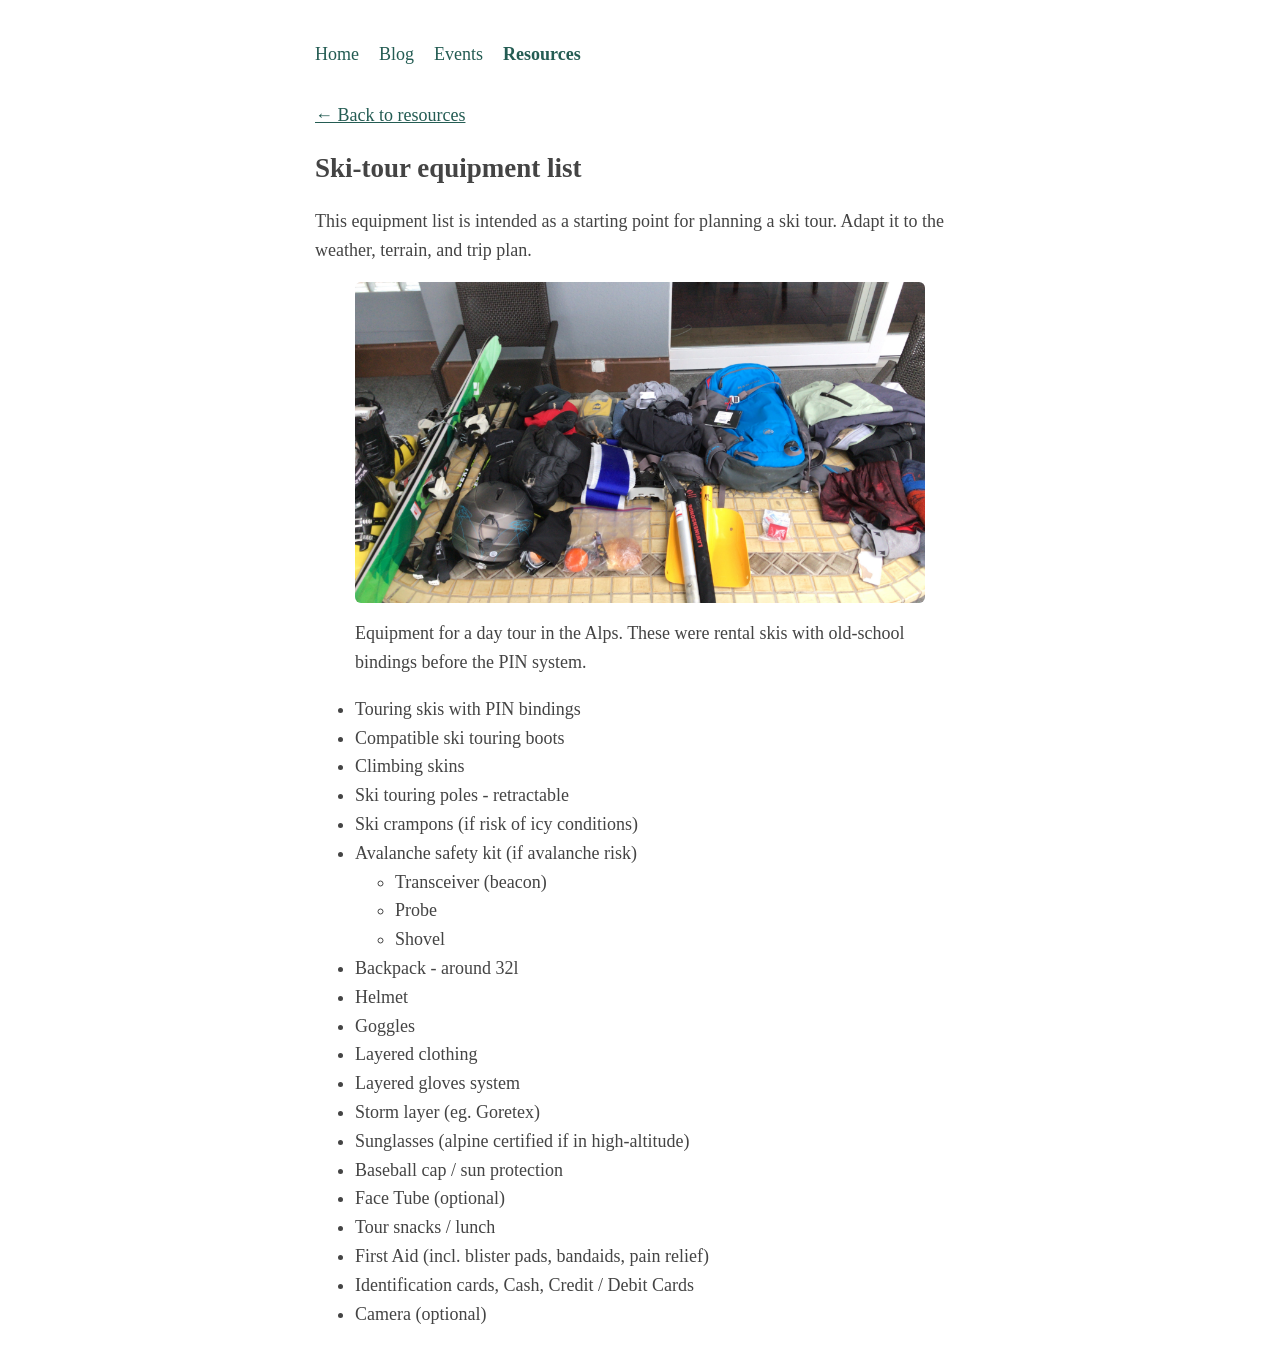
<file: ski-tour-equipment-list.html>
<!doctype html>
<html lang="en">
<head>
    <meta charset="utf-8">
    <meta name="viewport" content="width=device-width, initial-scale=1">
    <meta name="description" content="A ski-tour equipment list for backcountry skiing.">
    <title>Ski-tour Equipment List | Hudson Objective</title>
    <link rel="stylesheet" href="main.css">
</head>
<body>
    <header class="site-header">
        <nav class="site-nav" aria-label="Main navigation">
            <a href="index.html">Home</a>
            <a href="blog.html">Blog</a>
            <a href="events.html">Events</a>
            <a href="resources.html" aria-current="page">Resources</a>
        </nav>
    </header>

    <main>
        <article>
            <p><a href="resources.html">&larr; Back to resources</a></p>
            <h1>Ski-tour equipment list</h1>
            <p>This equipment list is intended as a starting point for planning a ski tour. Adapt it to the weather, terrain, and trip plan.</p>

            <figure>
                <img class="post-cover" src="images/Gear.jpg" alt="Equipment laid out for a ski tour in the Alps.">
                <figcaption>Equipment for a day tour in the Alps. These were rental skis with old-school bindings before the PIN system.</figcaption>
            </figure>

            <ul>
                <li>Touring skis with PIN bindings</li>
                <li>Compatible ski touring boots</li>
                <li>Climbing skins</li>
                <li>Ski touring poles - retractable</li>
                <li>Ski crampons (if risk of icy conditions)</li>
                <li>Avalanche safety kit (if avalanche risk)
                    <ul>
                        <li>Transceiver (beacon)</li>
                        <li>Probe</li>
                        <li>Shovel</li>
                    </ul>
                </li>
                <li>Backpack - around 32l</li>
                <li>Helmet</li>
                <li>Goggles</li>
                <li>Layered clothing</li>
                <li>Layered gloves system</li>
                <li>Storm layer (eg. Goretex)</li>
                <li>Sunglasses (alpine certified if in high-altitude)</li>
                <li>Baseball cap / sun protection</li>
                <li>Face Tube (optional)</li>
                <li>Tour snacks / lunch</li>
                <li>First Aid (incl. blister pads, bandaids, pain relief)</li>
                <li>Identification cards, Cash, Credit / Debit Cards</li>
                <li>Camera (optional)</li>
            </ul>
        </article>
    </main>
</body>
</html>
</file>
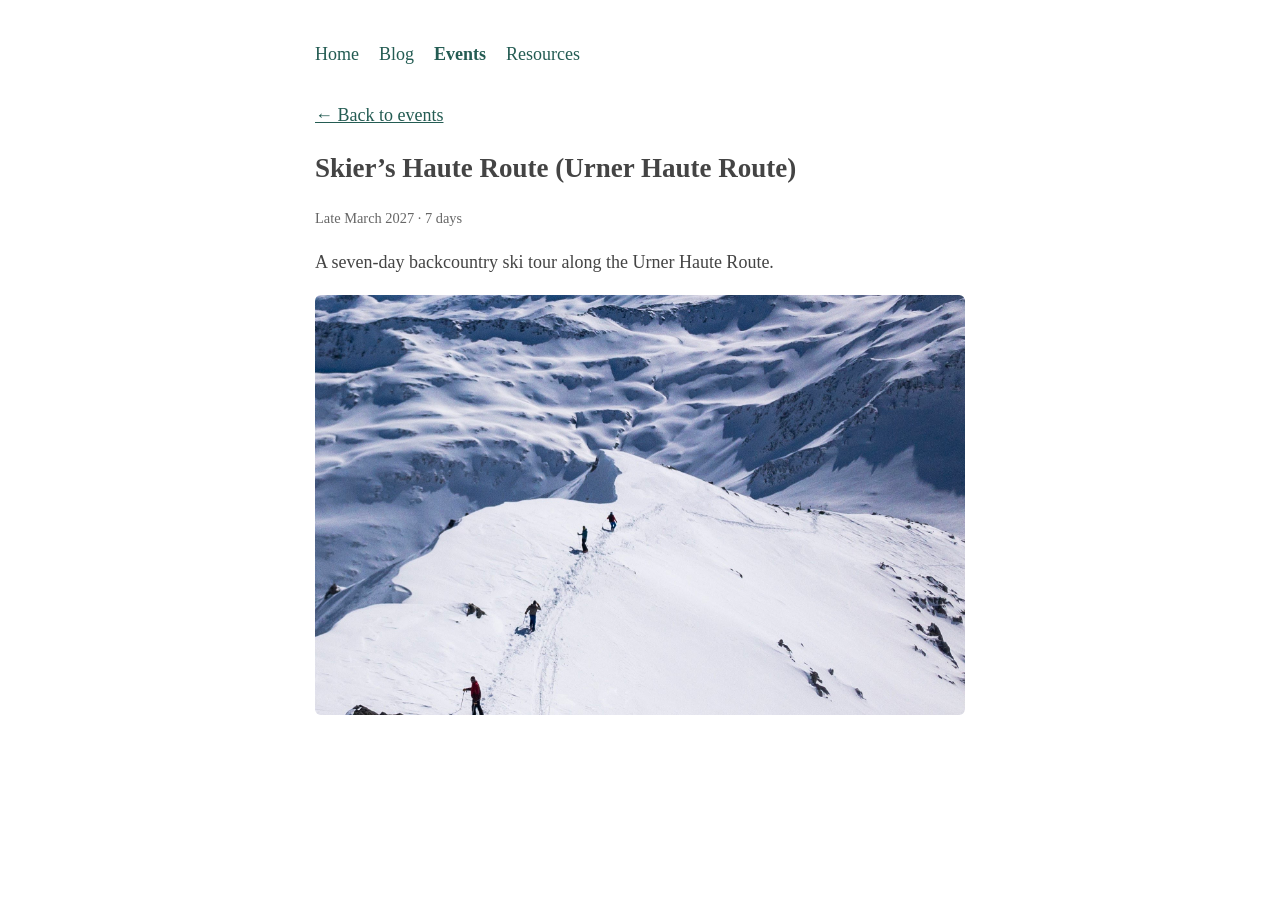
<file: skier-haute-route.html>
<!doctype html>
<html lang="en">
<head>
    <meta charset="utf-8">
    <meta name="viewport" content="width=device-width, initial-scale=1">
    <meta name="description" content="A seven-day Skier's Haute Route (Urner Haute Route) in late March 2027.">
    <title>Skier’s Haute Route (Urner Haute Route) | Hudson Objective</title>
    <link rel="stylesheet" href="main.css">
</head>
<body>
    <header class="site-header">
        <nav class="site-nav" aria-label="Main navigation">
            <a href="index.html">Home</a>
            <a href="blog.html">Blog</a>
            <a href="events.html" aria-current="page">Events</a>
            <a href="resources.html">Resources</a>
        </nav>
    </header>

    <main>
        <article>
            <p><a href="events.html">&larr; Back to events</a></p>
            <h1>Skier’s Haute Route (Urner Haute Route)</h1>
            <p class="event-date"><time datetime="2027-03">Late March 2027 · 7 days</time></p>

            <p>A seven-day backcountry ski tour along the Urner Haute Route.</p>

            <img class="post-cover" src="images/APC_2782.jpg" alt="Skier’s Haute Route tour">
        </article>
    </main>
</body>
</html>
</file>
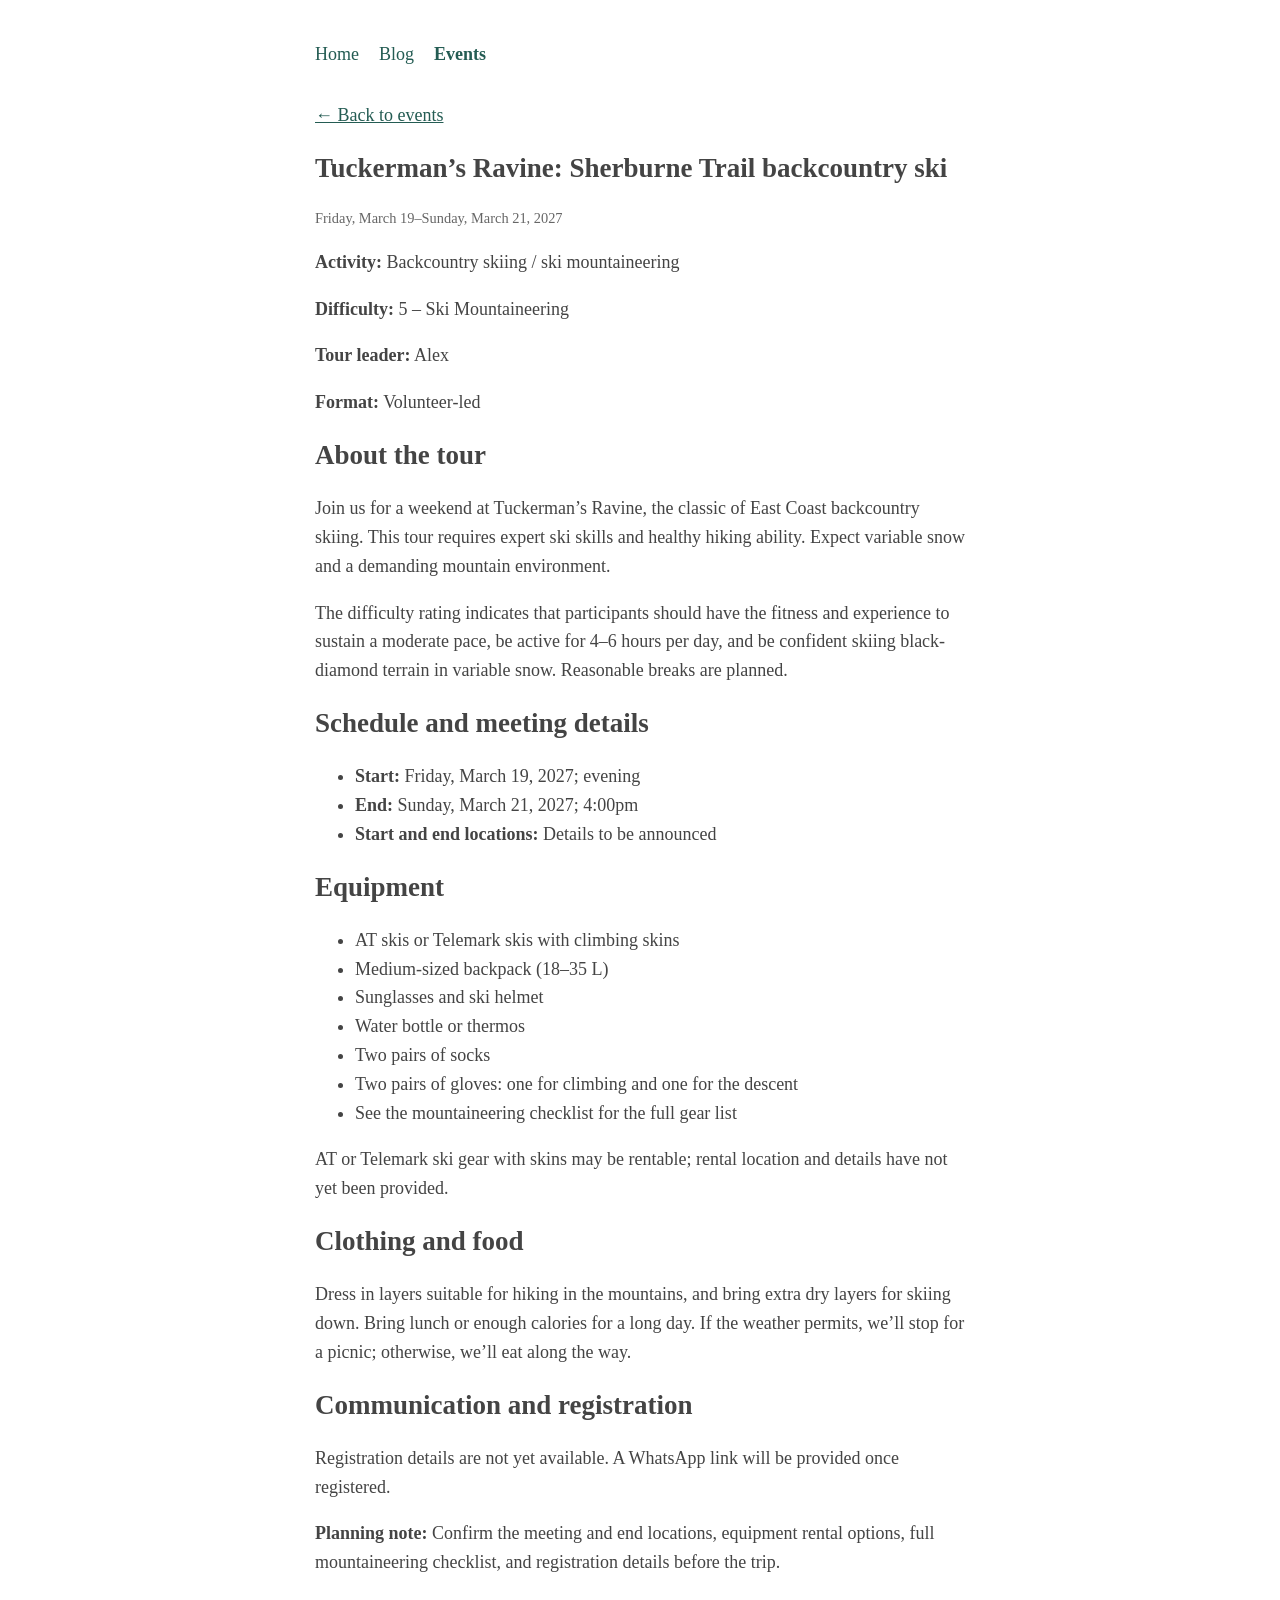
<file: tuckermans-ravine-backcountry-ski.html>
<!doctype html>
<html lang="en">
<head>
    <meta charset="utf-8">
    <meta name="viewport" content="width=device-width, initial-scale=1">
    <meta name="description" content="Details for the volunteer-led Tuckerman’s Ravine and Sherburne Trail backcountry ski tour, March 19–21, 2027.">
    <title>Tuckerman’s Ravine Backcountry Ski | Hudson Objective</title>
    <link rel="stylesheet" href="main.css">
</head>
<body>
    <header class="site-header">
        <nav class="site-nav" aria-label="Main navigation">
            <a href="index.html">Home</a>
            <a href="blog.html">Blog</a>
            <a href="events.html" aria-current="page">Events</a>
        </nav>
    </header>

    <main>
        <article>
            <p><a href="events.html">&larr; Back to events</a></p>
            <h1>Tuckerman’s Ravine: Sherburne Trail backcountry ski</h1>
            <p class="event-date"><time datetime="2027-03-19">Friday, March 19</time>–<time datetime="2027-03-21">Sunday, March 21, 2027</time></p>

            <p><strong>Activity:</strong> Backcountry skiing / ski mountaineering</p>
            <p><strong>Difficulty:</strong> 5 – Ski Mountaineering</p>
            <p><strong>Tour leader:</strong> Alex</p>
            <p><strong>Format:</strong> Volunteer-led</p>

            <h2>About the tour</h2>
            <p>Join us for a weekend at Tuckerman’s Ravine, the classic of East Coast backcountry skiing. This tour requires expert ski skills and healthy hiking ability. Expect variable snow and a demanding mountain environment.</p>
            <p>The difficulty rating indicates that participants should have the fitness and experience to sustain a moderate pace, be active for 4–6 hours per day, and be confident skiing black-diamond terrain in variable snow. Reasonable breaks are planned.</p>

            <h2>Schedule and meeting details</h2>
            <ul>
                <li><strong>Start:</strong> Friday, March 19, 2027; evening</li>
                <li><strong>End:</strong> Sunday, March 21, 2027; 4:00pm</li>
                <li><strong>Start and end locations:</strong> Details to be announced</li>
            </ul>

            <h2>Equipment</h2>
            <ul>
                <li>AT skis or Telemark skis with climbing skins</li>
                <li>Medium-sized backpack (18–35 L)</li>
                <li>Sunglasses and ski helmet</li>
                <li>Water bottle or thermos</li>
                <li>Two pairs of socks</li>
                <li>Two pairs of gloves: one for climbing and one for the descent</li>
                <li>See the mountaineering checklist for the full gear list</li>
            </ul>
            <p>AT or Telemark ski gear with skins may be rentable; rental location and details have not yet been provided.</p>

            <h2>Clothing and food</h2>
            <p>Dress in layers suitable for hiking in the mountains, and bring extra dry layers for skiing down. Bring lunch or enough calories for a long day. If the weather permits, we’ll stop for a picnic; otherwise, we’ll eat along the way.</p>

            <h2>Communication and registration</h2>
            <p>Registration details are not yet available. A WhatsApp link will be provided once registered.</p>

            <p><strong>Planning note:</strong> Confirm the meeting and end locations, equipment rental options, full mountaineering checklist, and registration details before the trip.</p>
        </article>
    </main>
</body>
</html>
</file>
<file: main.css>
body {
  margin: 40px auto;
  max-width: 650px;
  line-height: 1.6;
  font-size: 18px;
  color: #444;
  padding: 0 10px;
}

h1, h2, h3 {
  line-height: 1.2;
}

a {
  color: #245c53;
}

.site-header {
  margin-bottom: 2rem;
}

.site-nav {
  display: flex;
  gap: 1.25rem;
}

.site-nav a {
  text-decoration: none;
}

.site-nav a[aria-current="page"] {
  font-weight: bold;
}

.post-card, .event-card, .resource-card {
  margin-top: 2rem;
  padding: 1.25rem 1.5rem;
  border: 1px solid #ddd;
  border-radius: 6px;
}

.post-card h2, .event-card h2, .resource-card h2 {
  margin: 0.25rem 0 0.5rem;
}

.post-card h2 a, .event-card h2 a, .resource-card h2 a {
  text-decoration: none;
}

.post-date, .event-date {
  margin-bottom: 0.25rem;
  color: #666;
  font-size: 0.9rem;
}

.post-cover {
  display: block;
  width: 100%;
  max-height: 420px;
  margin: 1rem 0;
  border-radius: 6px;
  object-fit: cover;
  object-position: center 55%;
}

.signup-form {
  display: block;
  width: 100%;
  min-height: 900px;
  border: 0;
  margin: 1rem 0;
}

address {
  font-style: normal;
}

.events-page {
  max-width: 1100px;
}

.events-grid {
  display: grid;
  grid-template-columns: repeat(auto-fit, minmax(min(100%, 260px), 1fr));
  grid-auto-rows: 1fr;
  gap: 1.25rem;
  align-items: stretch;
  margin-top: 2rem;
}

.events-grid .event-card {
  display: flex;
  flex-direction: column;
  margin: 0;
}

.events-grid .event-link {
  margin-top: auto;
  padding-top: 0.75rem;
}

@media (max-width: 480px) {
  .site-nav {
    flex-wrap: wrap;
  }

  .post-card, .event-card, .resource-card {
    padding: 1rem;
  }
}
</file>
